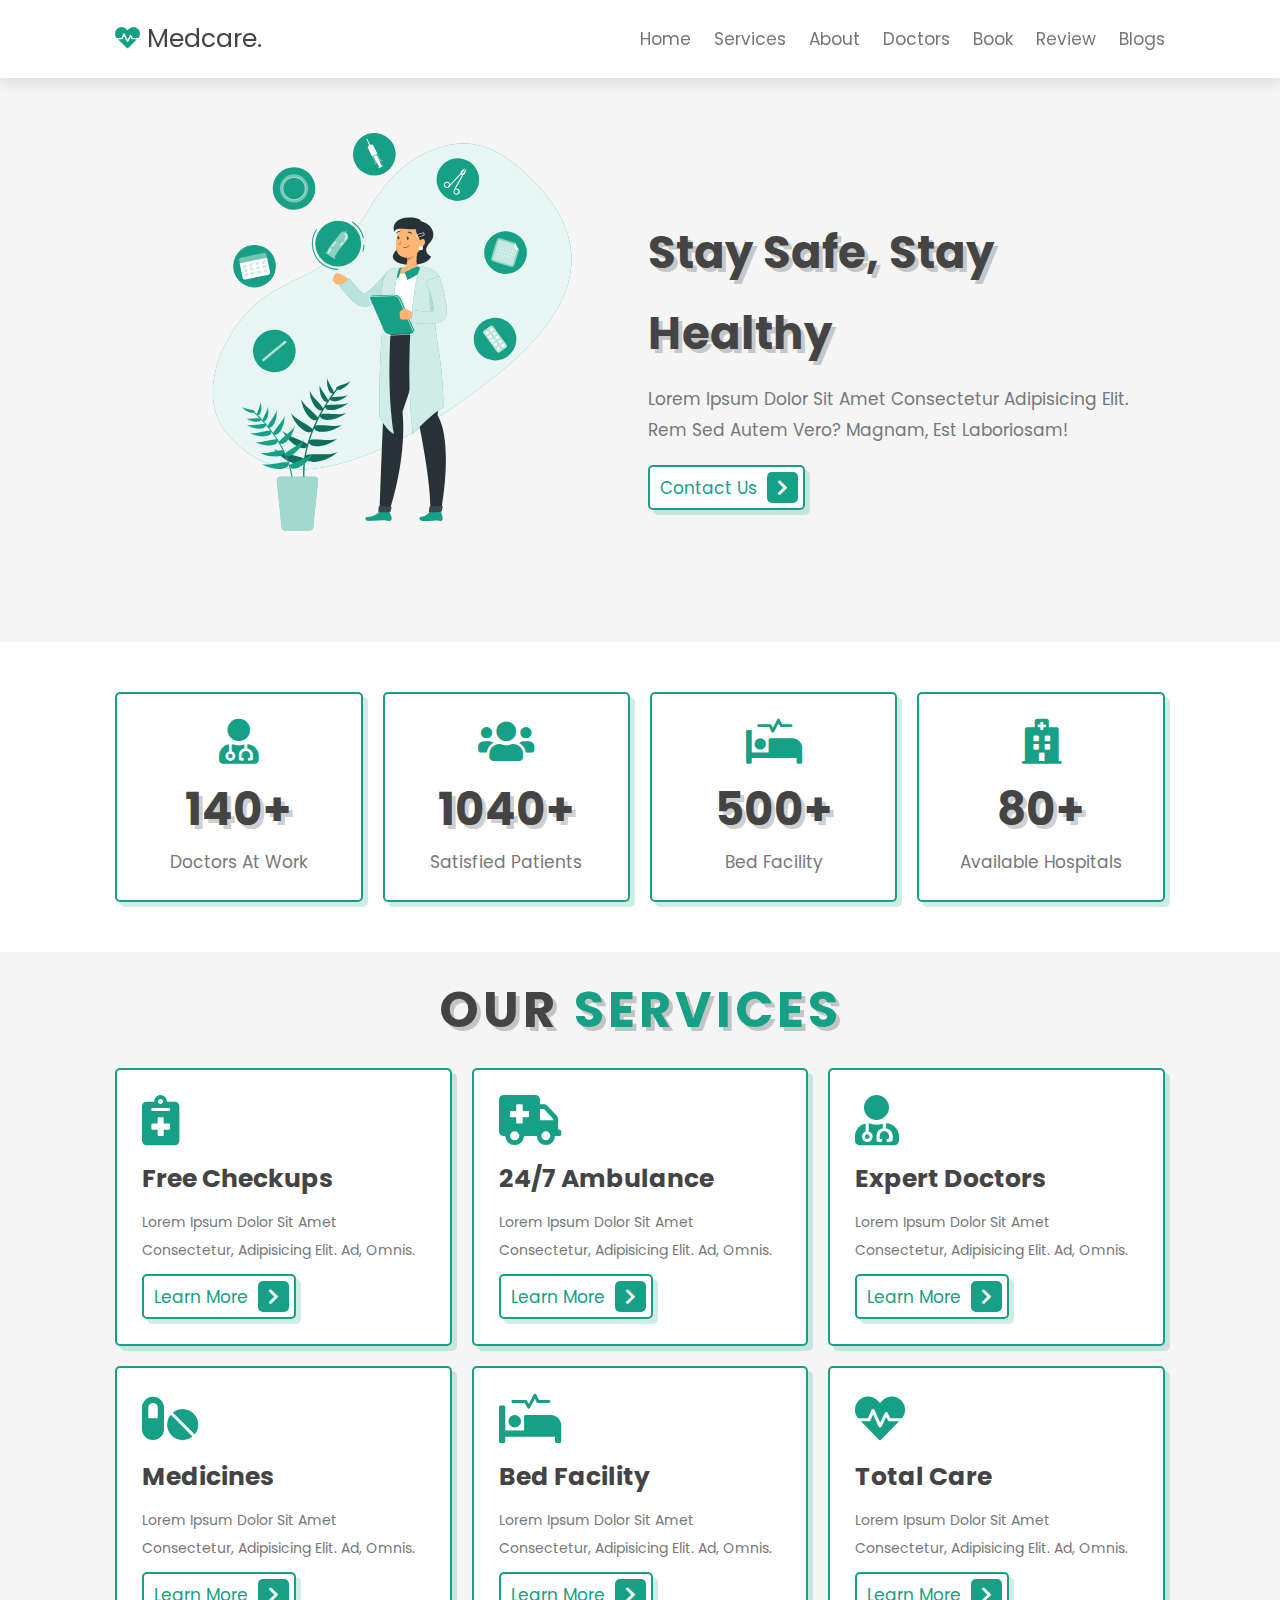
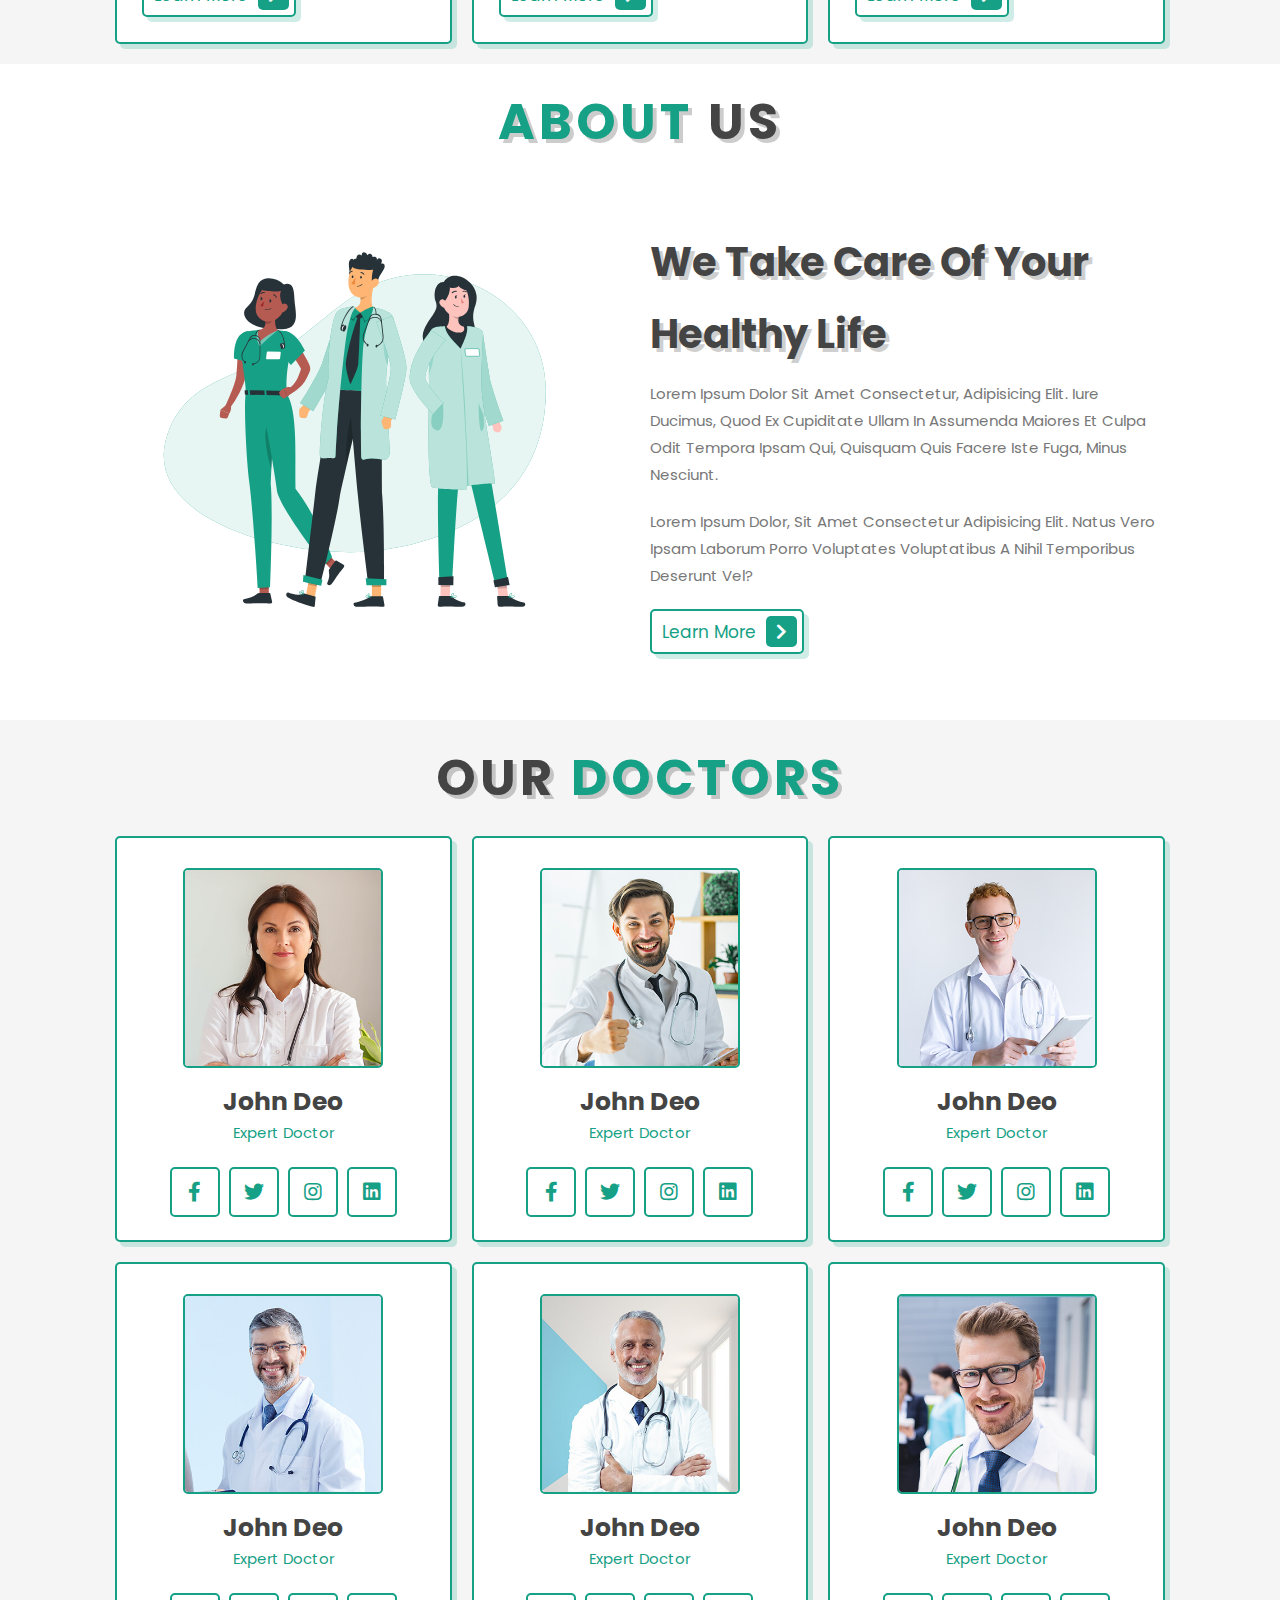
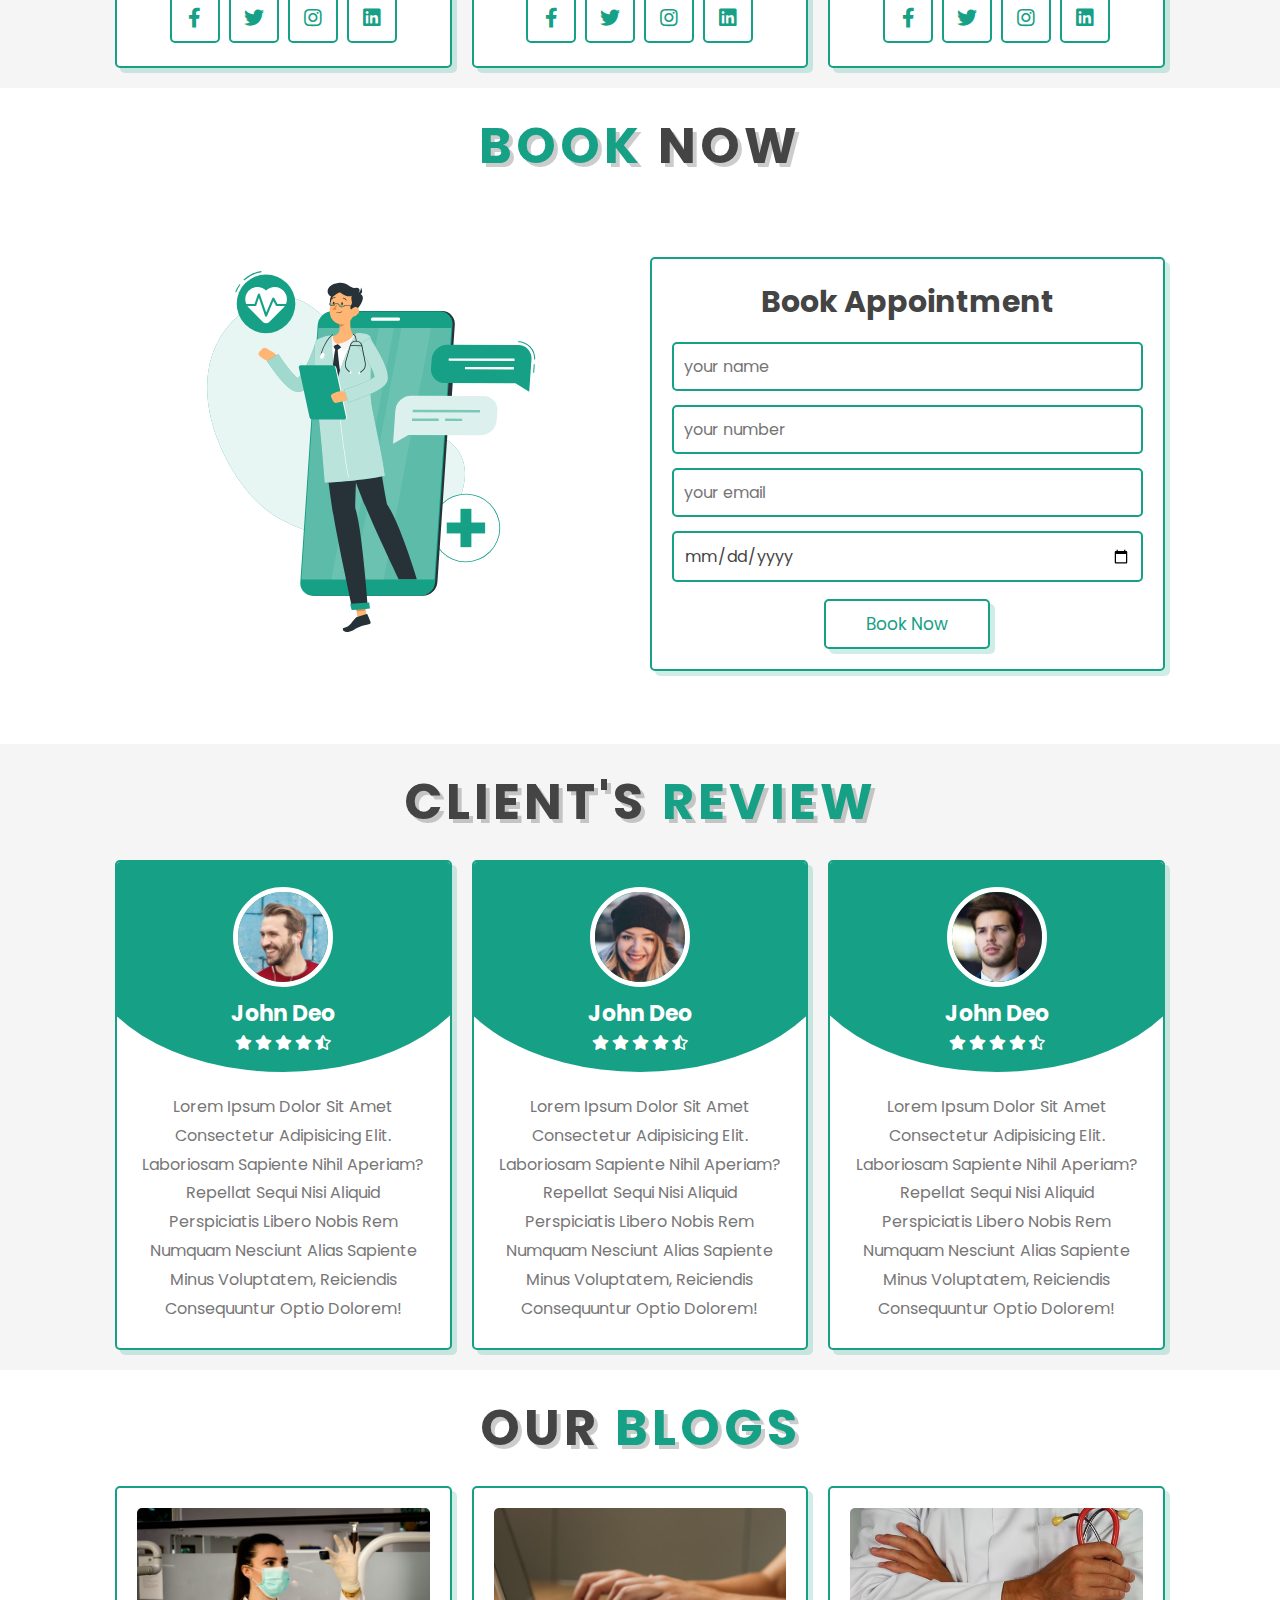
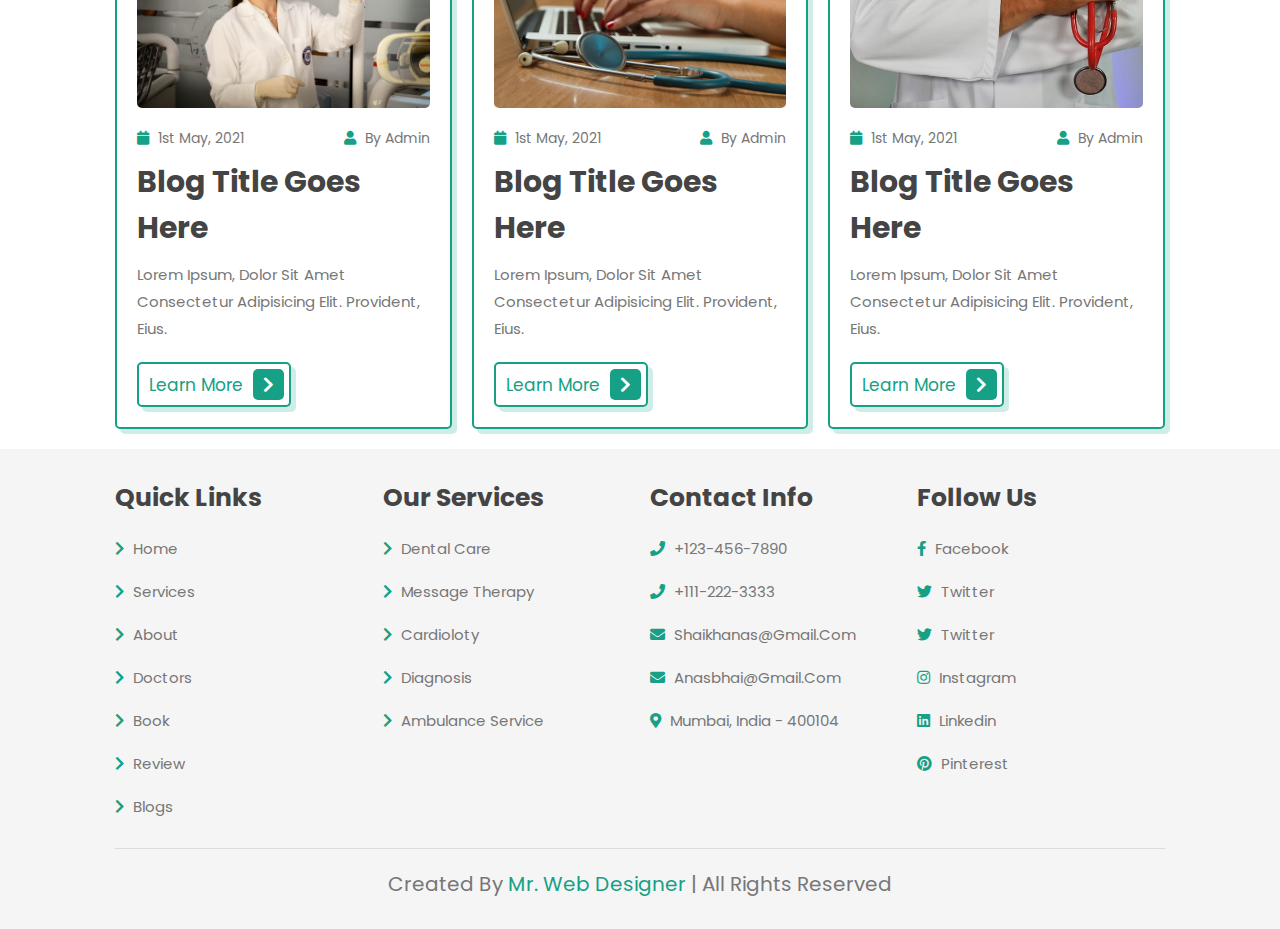
<file: index.html>
<!DOCTYPE html>
<html lang="en">
<head>
    <meta charset="UTF-8">
    <meta http-equiv="X-UA-Compatible" content="IE=edge">
    <meta name="viewport" content="width=device-width, initial-scale=1.0">
    <title>complete responsive hospital website design </title>

    <!-- font awesome cdn link  -->
    <link rel="stylesheet" href="https://cdnjs.cloudflare.com/ajax/libs/font-awesome/5.15.4/css/all.min.css">

    <!-- custom css file link  -->
    <link rel="stylesheet" href="css/style.css">

</head>
<body>
    
<!-- header section starts  -->

<header class="header">

    <a href="#" class="logo"> <i class="fas fa-heartbeat"></i> medcare. </a>

    <nav class="navbar">
        <a href="#home">home</a>
        <a href="#services">services</a>
        <a href="#about">about</a>
        <a href="#doctors">doctors</a>
        <a href="#book">book</a>
        <a href="#review">review</a>
        <a href="#blogs">blogs</a>
    </nav>

    <div id="menu-btn" class="fas fa-bars"></div>

</header>

<!-- header section ends -->

<!-- home section starts  -->

<section class="home" id="home">

    <div class="image">
        <img src="image/home-img.svg" alt="">
    </div>

    <div class="content">
        <h3>stay safe, stay healthy</h3>
        <p>Lorem ipsum dolor sit amet consectetur adipisicing elit. Rem sed autem vero? Magnam, est laboriosam!</p>
        <a href="#" class="btn"> contact us <span class="fas fa-chevron-right"></span> </a>
    </div>

</section>

<!-- home section ends -->

<!-- icons section starts  -->

<section class="icons-container">

    <div class="icons">
        <i class="fas fa-user-md"></i>
        <h3>140+</h3>
        <p>doctors at work</p>
    </div>

    <div class="icons">
        <i class="fas fa-users"></i>
        <h3>1040+</h3>
        <p>satisfied patients</p>
    </div>

    <div class="icons">
        <i class="fas fa-procedures"></i>
        <h3>500+</h3>
        <p>bed facility</p>
    </div>

    <div class="icons">
        <i class="fas fa-hospital"></i>
        <h3>80+</h3>
        <p>available hospitals</p>
    </div>

</section>

<!-- icons section ends -->

<!-- services section starts  -->

<section class="services" id="services">

    <h1 class="heading"> our <span>services</span> </h1>

    <div class="box-container">

        <div class="box">
            <i class="fas fa-notes-medical"></i>
            <h3>free checkups</h3>
            <p>Lorem ipsum dolor sit amet consectetur, adipisicing elit. Ad, omnis.</p>
            <a href="#" class="btn"> learn more <span class="fas fa-chevron-right"></span> </a>
        </div>

        <div class="box">
            <i class="fas fa-ambulance"></i>
            <h3>24/7 ambulance</h3>
            <p>Lorem ipsum dolor sit amet consectetur, adipisicing elit. Ad, omnis.</p>
            <a href="#" class="btn"> learn more <span class="fas fa-chevron-right"></span> </a>
        </div>

        <div class="box">
            <i class="fas fa-user-md"></i>
            <h3>expert doctors</h3>
            <p>Lorem ipsum dolor sit amet consectetur, adipisicing elit. Ad, omnis.</p>
            <a href="#" class="btn"> learn more <span class="fas fa-chevron-right"></span> </a>
        </div>

        <div class="box">
            <i class="fas fa-pills"></i>
            <h3>medicines</h3>
            <p>Lorem ipsum dolor sit amet consectetur, adipisicing elit. Ad, omnis.</p>
            <a href="#" class="btn"> learn more <span class="fas fa-chevron-right"></span> </a>
        </div>

        <div class="box">
            <i class="fas fa-procedures"></i>
            <h3>bed facility</h3>
            <p>Lorem ipsum dolor sit amet consectetur, adipisicing elit. Ad, omnis.</p>
            <a href="#" class="btn"> learn more <span class="fas fa-chevron-right"></span> </a>
        </div>

        <div class="box">
            <i class="fas fa-heartbeat"></i>
            <h3>total care</h3>
            <p>Lorem ipsum dolor sit amet consectetur, adipisicing elit. Ad, omnis.</p>
            <a href="#" class="btn"> learn more <span class="fas fa-chevron-right"></span> </a>
        </div>

    </div>

</section>

<!-- services section ends -->

<!-- about section starts  -->

<section class="about" id="about">

    <h1 class="heading"> <span>about</span> us </h1>

    <div class="row">

        <div class="image">
            <img src="image/about-img.svg" alt="">
        </div>

        <div class="content">
            <h3>we take care of your healthy life</h3>
            <p>Lorem ipsum dolor sit amet consectetur, adipisicing elit. Iure ducimus, quod ex cupiditate ullam in assumenda maiores et culpa odit tempora ipsam qui, quisquam quis facere iste fuga, minus nesciunt.</p>
            <p>Lorem ipsum dolor, sit amet consectetur adipisicing elit. Natus vero ipsam laborum porro voluptates voluptatibus a nihil temporibus deserunt vel?</p>
            <a href="#" class="btn"> learn more <span class="fas fa-chevron-right"></span> </a>
        </div>

    </div>

</section>

<!-- about section ends -->

<!-- doctors section starts  -->

<section class="doctors" id="doctors">

    <h1 class="heading"> our <span>doctors</span> </h1>

    <div class="box-container">

        <div class="box">
            <img src="image/doc-1.jpg" alt="">
            <h3>john deo</h3>
            <span>expert doctor</span>
            <div class="share">
                <a href="#" class="fab fa-facebook-f"></a>
                <a href="#" class="fab fa-twitter"></a>
                <a href="#" class="fab fa-instagram"></a>
                <a href="#" class="fab fa-linkedin"></a>
            </div>
        </div>

        <div class="box">
            <img src="image/doc-2.jpg" alt="">
            <h3>john deo</h3>
            <span>expert doctor</span>
            <div class="share">
                <a href="#" class="fab fa-facebook-f"></a>
                <a href="#" class="fab fa-twitter"></a>
                <a href="#" class="fab fa-instagram"></a>
                <a href="#" class="fab fa-linkedin"></a>
            </div>
        </div>

        <div class="box">
            <img src="image/doc-3.jpg" alt="">
            <h3>john deo</h3>
            <span>expert doctor</span>
            <div class="share">
                <a href="#" class="fab fa-facebook-f"></a>
                <a href="#" class="fab fa-twitter"></a>
                <a href="#" class="fab fa-instagram"></a>
                <a href="#" class="fab fa-linkedin"></a>
            </div>
        </div>

        <div class="box">
            <img src="image/doc-4.jpg" alt="">
            <h3>john deo</h3>
            <span>expert doctor</span>
            <div class="share">
                <a href="#" class="fab fa-facebook-f"></a>
                <a href="#" class="fab fa-twitter"></a>
                <a href="#" class="fab fa-instagram"></a>
                <a href="#" class="fab fa-linkedin"></a>
            </div>
        </div>

        <div class="box">
            <img src="image/doc-5.jpg" alt="">
            <h3>john deo</h3>
            <span>expert doctor</span>
            <div class="share">
                <a href="#" class="fab fa-facebook-f"></a>
                <a href="#" class="fab fa-twitter"></a>
                <a href="#" class="fab fa-instagram"></a>
                <a href="#" class="fab fa-linkedin"></a>
            </div>
        </div>

        <div class="box">
            <img src="image/doc-6.jpg" alt="">
            <h3>john deo</h3>
            <span>expert doctor</span>
            <div class="share">
                <a href="#" class="fab fa-facebook-f"></a>
                <a href="#" class="fab fa-twitter"></a>
                <a href="#" class="fab fa-instagram"></a>
                <a href="#" class="fab fa-linkedin"></a>
            </div>
        </div>

    </div>

</section>

<!-- doctors section ends -->

<!-- booking section starts   -->

<section class="book" id="book">

    <h1 class="heading"> <span>book</span> now </h1>    

    <div class="row">

        <div class="image">
            <img src="image/book-img.svg" alt="">
        </div>

        <form action="">
            <h3>book appointment</h3>
            <input type="text" placeholder="your name" class="box">
            <input type="number" placeholder="your number" class="box">
            <input type="email" placeholder="your email" class="box">
            <input type="date" class="box">
            <input type="submit" value="book now" class="btn">
        </form>

    </div>

</section>

<!-- booking section ends -->

<!-- review section starts  -->

<section class="review" id="review">
    
    <h1 class="heading"> client's <span>review</span> </h1>

    <div class="box-container">

        <div class="box">
            <img src="image/pic-1.png" alt="">
            <h3>john deo</h3>
            <div class="stars">
                <i class="fas fa-star"></i>
                <i class="fas fa-star"></i>
                <i class="fas fa-star"></i>
                <i class="fas fa-star"></i>
                <i class="fas fa-star-half-alt"></i>
            </div>
            <p class="text">Lorem ipsum dolor sit amet consectetur adipisicing elit. Laboriosam sapiente nihil aperiam? Repellat sequi nisi aliquid perspiciatis libero nobis rem numquam nesciunt alias sapiente minus voluptatem, reiciendis consequuntur optio dolorem!</p>
        </div>

        <div class="box">
            <img src="image/pic-2.png" alt="">
            <h3>john deo</h3>
            <div class="stars">
                <i class="fas fa-star"></i>
                <i class="fas fa-star"></i>
                <i class="fas fa-star"></i>
                <i class="fas fa-star"></i>
                <i class="fas fa-star-half-alt"></i>
            </div>
            <p class="text">Lorem ipsum dolor sit amet consectetur adipisicing elit. Laboriosam sapiente nihil aperiam? Repellat sequi nisi aliquid perspiciatis libero nobis rem numquam nesciunt alias sapiente minus voluptatem, reiciendis consequuntur optio dolorem!</p>
        </div>

        <div class="box">
            <img src="image/pic-3.png" alt="">
            <h3>john deo</h3>
            <div class="stars">
                <i class="fas fa-star"></i>
                <i class="fas fa-star"></i>
                <i class="fas fa-star"></i>
                <i class="fas fa-star"></i>
                <i class="fas fa-star-half-alt"></i>
            </div>
            <p class="text">Lorem ipsum dolor sit amet consectetur adipisicing elit. Laboriosam sapiente nihil aperiam? Repellat sequi nisi aliquid perspiciatis libero nobis rem numquam nesciunt alias sapiente minus voluptatem, reiciendis consequuntur optio dolorem!</p>
        </div>

    </div>

</section>

<!-- review section ends -->

<!-- blogs section starts  -->

<section class="blogs" id="blogs">

    <h1 class="heading"> our <span>blogs</span> </h1>

    <div class="box-container">

        <div class="box">
            <div class="image">
                <img src="image/blog-1.jpg" alt="">
            </div>
            <div class="content">
                <div class="icon">
                    <a href="#"> <i class="fas fa-calendar"></i> 1st may, 2021 </a>
                    <a href="#"> <i class="fas fa-user"></i> by admin </a>
                </div>
                <h3>blog title goes here</h3>
                <p>Lorem ipsum, dolor sit amet consectetur adipisicing elit. Provident, eius.</p>
                <a href="#" class="btn"> learn more <span class="fas fa-chevron-right"></span> </a>
            </div>
        </div>

        <div class="box">
            <div class="image">
                <img src="image/blog-2.jpg" alt="">
            </div>
            <div class="content">
                <div class="icon">
                    <a href="#"> <i class="fas fa-calendar"></i> 1st may, 2021 </a>
                    <a href="#"> <i class="fas fa-user"></i> by admin </a>
                </div>
                <h3>blog title goes here</h3>
                <p>Lorem ipsum, dolor sit amet consectetur adipisicing elit. Provident, eius.</p>
                <a href="#" class="btn"> learn more <span class="fas fa-chevron-right"></span> </a>
            </div>
        </div>

        <div class="box">
            <div class="image">
                <img src="image/blog-3.jpg" alt="">
            </div>
            <div class="content">
                <div class="icon">
                    <a href="#"> <i class="fas fa-calendar"></i> 1st may, 2021 </a>
                    <a href="#"> <i class="fas fa-user"></i> by admin </a>
                </div>
                <h3>blog title goes here</h3>
                <p>Lorem ipsum, dolor sit amet consectetur adipisicing elit. Provident, eius.</p>
                <a href="#" class="btn"> learn more <span class="fas fa-chevron-right"></span> </a>
            </div>
        </div>

    </div>

</section>

<!-- blogs section ends -->

<!-- footer section starts  -->

<section class="footer">

    <div class="box-container">

        <div class="box">
            <h3>quick links</h3>
            <a href="#"> <i class="fas fa-chevron-right"></i> home </a>
            <a href="#"> <i class="fas fa-chevron-right"></i> services </a>
            <a href="#"> <i class="fas fa-chevron-right"></i> about </a>
            <a href="#"> <i class="fas fa-chevron-right"></i> doctors </a>
            <a href="#"> <i class="fas fa-chevron-right"></i> book </a>
            <a href="#"> <i class="fas fa-chevron-right"></i> review </a>
            <a href="#"> <i class="fas fa-chevron-right"></i> blogs </a>
        </div>

        <div class="box">
            <h3>our services</h3>
            <a href="#"> <i class="fas fa-chevron-right"></i> dental care </a>
            <a href="#"> <i class="fas fa-chevron-right"></i> message therapy </a>
            <a href="#"> <i class="fas fa-chevron-right"></i> cardioloty </a>
            <a href="#"> <i class="fas fa-chevron-right"></i> diagnosis </a>
            <a href="#"> <i class="fas fa-chevron-right"></i> ambulance service </a>
        </div>

        <div class="box">
            <h3>contact info</h3>
            <a href="#"> <i class="fas fa-phone"></i> +123-456-7890 </a>
            <a href="#"> <i class="fas fa-phone"></i> +111-222-3333 </a>
            <a href="#"> <i class="fas fa-envelope"></i> shaikhanas@gmail.com </a>
            <a href="#"> <i class="fas fa-envelope"></i> anasbhai@gmail.com </a>
            <a href="#"> <i class="fas fa-map-marker-alt"></i> mumbai, india - 400104 </a>
        </div>

        <div class="box">
            <h3>follow us</h3>
            <a href="#"> <i class="fab fa-facebook-f"></i> facebook </a>
            <a href="#"> <i class="fab fa-twitter"></i> twitter </a>
            <a href="#"> <i class="fab fa-twitter"></i> twitter </a>
            <a href="#"> <i class="fab fa-instagram"></i> instagram </a>
            <a href="#"> <i class="fab fa-linkedin"></i> linkedin </a>
            <a href="#"> <i class="fab fa-pinterest"></i> pinterest </a>
        </div>

    </div>

    <div class="credit"> created by <span>mr. web designer</span> | all rights reserved </div>

</section>

<!-- footer section ends -->


















<!-- custom js file link  -->
<script src="js/script.js"></script>

</body>
</html>
</file>
<file: css/style.css>
@import url('https://fonts.googleapis.com/css2?family=Poppins:wght@100;200;300;400;500;600;700&display=swap');

:root{
    --green:#16a085;
    --black:#444;
    --light-color:#777;
    --box-shadow:.5rem .5rem 0 rgba(22, 160, 133, .2);
    --text-shadow:.4rem .4rem 0 rgba(0, 0, 0, .2);
    --border:.2rem solid var(--green);
}

*{
    font-family: 'Poppins', sans-serif;
    margin:0; padding: 0;
    box-sizing: border-box;
    outline: none; border: none;
    text-transform: capitalize;
    transition: all .2s ease-out;
    text-decoration: none;
}

html{
    font-size: 62.5%;
    overflow-x: hidden;
    scroll-padding-top: 7rem;
    scroll-behavior: smooth;
}

section{
    padding:2rem 9%;
}

section:nth-child(even){
    background: #f5f5f5;
}

.heading{
    text-align: center;
    padding-bottom: 2rem;
    text-shadow: var(--text-shadow);
    text-transform: uppercase;
    color:var(--black);
    font-size: 5rem;
    letter-spacing: .4rem;
}

.heading span{
    text-transform: uppercase;
    color:var(--green);
}

.btn{
    display: inline-block;
    margin-top: 1rem;
    padding: .5rem;
    padding-left: 1rem;
    border:var(--border);
    border-radius: .5rem;
    box-shadow: var(--box-shadow);
    color:var(--green);
    cursor: pointer;
    font-size: 1.7rem;
    background: #fff;
}

.btn span{
    padding:.7rem 1rem;
    border-radius: .5rem;
    background: var(--green);
    color:#fff;
    margin-left: .5rem;
}

.btn:hover{
    background: var(--green);
    color:#fff;
}

.btn:hover span{
    color: var(--green);
    background:#fff;
    margin-left: 1rem;
}

.header{
    padding:2rem 9%;
    position: fixed;
    top:0; left: 0; right: 0;
    z-index: 1000;
    box-shadow: 0 .5rem 1.5rem rgba(0, 0, 0, .1);
    display: flex;
    align-items: center;
    justify-content: space-between;
    background: #fff;
}

.header .logo{
    font-size: 2.5rem;
    color: var(--black);
}

.header .logo i{
    color: var(--green);
}

.header .navbar a{
    font-size: 1.7rem;
    color: var(--light-color);
    margin-left: 2rem;
}

.header .navbar a:hover{
    color: var(--green);
}

#menu-btn{
    font-size: 2.5rem;
    border-radius: .5rem;
    background: #eee;
    color:var(--green);
    padding: 1rem 1.5rem;
    cursor: pointer;
    display: none;
}

.home{
    display: flex;
    align-items: center;
    flex-wrap: wrap;
    gap:1.5rem;
    padding-top: 10rem;
}

.home .image{
    flex:1 1 45rem;
}

.home .image img{
    width: 100%;
}

.home .content{
    flex:1 1 45rem;
}

.home .content h3{
    font-size: 4.5rem;
    color:var(--black);
    line-height: 1.8;
    text-shadow: var(--text-shadow);
}

.home .content p{
    font-size: 1.7rem;
    color:var(--light-color);
    line-height: 1.8;
    padding: 1rem 0;
}

.icons-container{
    display: grid;
    gap:2rem;
    grid-template-columns: repeat(auto-fit, minmax(20rem, 1fr));
    padding-top: 5rem;
    padding-bottom: 5rem;
}

.icons-container .icons{
    border:var(--border);
    box-shadow: var(--box-shadow);
    border-radius: .5rem;
    text-align: center;
    padding: 2.5rem;
}

.icons-container .icons i{
    font-size: 4.5rem;
    color:var(--green);
    padding-bottom: .7rem;
}

.icons-container .icons h3{
    font-size: 4.5rem;
    color:var(--black);
    padding: .5rem 0;
    text-shadow: var(--text-shadow);
}

.icons-container .icons p{
    font-size: 1.7rem;
    color:var(--light-color);
}

.services .box-container{
    display: grid;
    grid-template-columns: repeat(auto-fit, minmax(27rem, 1fr));
    gap:2rem;
}

.services .box-container .box{
    background:#fff;
    border-radius: .5rem;
    box-shadow: var(--box-shadow);
    border:var(--border);
    padding: 2.5rem;
}

.services .box-container .box i{
    color: var(--green);
    font-size: 5rem;
    padding-bottom: .5rem;
}

.services .box-container .box h3{
    color: var(--black);
    font-size: 2.5rem;
    padding:1rem 0;
}

.services .box-container .box p{
    color: var(--light-color);
    font-size: 1.4rem;
    line-height: 2;
}

.about .row{
    display: flex;
    align-items: center;
    flex-wrap: wrap;
    gap:2rem;
}

.about .row .image{
    flex:1 1 45rem;
}

.about .row .image img{
    width: 100%;
}

.about .row .content{
    flex:1 1 45rem;
}

.about .row .content h3{
    color: var(--black);
    text-shadow: var(--text-shadow);
    font-size: 4rem;
    line-height: 1.8;
}

.about .row .content p{
    color: var(--light-color);
    padding:1rem 0;
    font-size: 1.5rem;
    line-height: 1.8;
}

.doctors .box-container{
    display: grid;
    grid-template-columns: repeat(auto-fit, minmax(30rem, 1fr));
    gap:2rem;
}

.doctors .box-container .box{
    text-align: center;
    background:#fff;
    border-radius: .5rem;
    border:var(--border);
    box-shadow: var(--box-shadow);
    padding:2rem;
}

.doctors .box-container .box img{
    height: 20rem;
    border:var(--border);
    border-radius: .5rem;
    margin-top: 1rem;
    margin-bottom: 1rem;
}

.doctors .box-container .box h3{
    color:var(--black);
    font-size: 2.5rem;
}

.doctors .box-container .box span{
    color:var(--green);
    font-size: 1.5rem;
}

.doctors .box-container .box .share{
    padding-top: 2rem;
}

.doctors .box-container .box .share a{
    height: 5rem;
    width: 5rem;
    line-height: 4.5rem;
    font-size: 2rem;
    color:var(--green);
    border-radius: .5rem;
    border:var(--border);
    margin:.3rem;
}

.doctors .box-container .box .share a:hover{
    background:var(--green);
    color:#fff;
    box-shadow: var(--box-shadow);
}

.book .row{
    display: flex;
    align-items: center;
    flex-wrap: wrap;
    gap:2rem;
}
 
.book .row .image{
    flex:1 1 45rem;
}

.book .row .image img{
    width: 100%;
}

.book .row form{
    flex:1 1 45rem;
    background: #fff;
    border:var(--border);
    box-shadow: var(--box-shadow);
    text-align: center;
    padding: 2rem;
    border-radius: .5rem;
}

.book .row form h3{
    color:var(--black);
    padding-bottom: 1rem;
    font-size: 3rem;
}

.book .row form .box{
    width: 100%;
    margin:.7rem 0;
    border-radius: .5rem;
    border:var(--border);
    font-size: 1.6rem;
    color: var(--black);
    text-transform: none;
    padding: 1rem;
}

.book .row form .btn{
    padding:1rem 4rem;
}

.review .box-container{
    display: grid;
    grid-template-columns: repeat(auto-fit, minmax(27rem, 1fr));
    gap:2rem;
}

.review .box-container .box{
    border:var(--border);
    box-shadow: var(--box-shadow);
    border-radius: .5rem;
    padding:2.5rem;
    background: #fff;
    text-align: center;
    position: relative;
    overflow: hidden;
    z-index: 0;
}

.review .box-container .box img{
    height: 10rem;
    width: 10rem;
    border-radius: 50%;
    object-fit: cover;
    border:.5rem solid #fff;
}

.review .box-container .box h3{
    color:#fff;
    font-size: 2.2rem;
    padding:.5rem 0;
}

.review .box-container .box .stars i{
    color:#fff;
    font-size: 1.5rem;
}

.review .box-container .box .text{
    color:var(--light-color);
    line-height: 1.8;
    font-size: 1.6rem;
    padding-top: 4rem;
}

.review .box-container .box::before{
    content: '';
    position: absolute;
    top:-4rem; left: 50%;
    transform:translateX(-50%);
    background:var(--green);
    border-bottom-left-radius: 50%;
    border-bottom-right-radius: 50%;
    height: 25rem;
    width: 120%;
    z-index: -1;
}

.blogs .box-container{
    display: grid;
    grid-template-columns: repeat(auto-fit, minmax(30rem, 1fr));
    gap:2rem;
}

.blogs .box-container .box{
    border:var(--border);
    box-shadow: var(--box-shadow);
    border-radius: .5rem;
    padding: 2rem;
}

.blogs .box-container .box .image{
    height: 20rem;
    overflow:hidden;
    border-radius: .5rem;
}

.blogs .box-container .box .image img{
    height: 100%;
    width: 100%;
    object-fit: cover;
}

.blogs .box-container .box:hover .image img{
    transform:scale(1.2);
}

.blogs .box-container .box .content{
    padding-top: 1rem;
}

.blogs .box-container .box .content .icon{
    padding: 1rem 0;
    display: flex;
    align-items: center;
    justify-content: space-between;
}

.blogs .box-container .box .content .icon a{
    font-size: 1.4rem;
    color: var(--light-color);
}

.blogs .box-container .box .content .icon a:hover{
    color:var(--green);
}

.blogs .box-container .box .content .icon a i{
    padding-right: .5rem;
    color: var(--green);
}

.blogs .box-container .box .content h3{
    color:var(--black);
    font-size: 3rem;
}

.blogs .box-container .box .content p{
    color:var(--light-color);
    font-size: 1.5rem;
    line-height: 1.8;
    padding:1rem 0;
}

.footer .box-container{
    display: grid;
    grid-template-columns: repeat(auto-fit, minmax(22rem, 1fr));
    gap:2rem;
}

.footer .box-container .box h3{
    font-size: 2.5rem;
    color:var(--black);
    padding: 1rem 0;
}

.footer .box-container .box a{
    display: block;
    font-size: 1.5rem;
    color:var(--light-color);
    padding: 1rem 0;
}

.footer .box-container .box a i{
    padding-right: .5rem;
    color:var(--green);
}

.footer .box-container .box a:hover i{
    padding-right:2rem;
}

.footer .credit{
    padding: 1rem;
    padding-top: 2rem;
    margin-top: 2rem;
    text-align: center;
    font-size: 2rem;
    color:var(--light-color);
    border-top: .1rem solid rgba(0, 0, 0, .1);
}

.footer .credit span{
    color:var(--green);
}









/* media queries  */
@media (max-width:991px){

    html{
        font-size: 55%;
    }

    .header{
        padding: 2rem;
    }

    section{
        padding:2rem;
    }

}

@media (max-width:768px){

    #menu-btn{
        display: initial;
    }

    .header .navbar{
        position: absolute;
        top:115%; right: 2rem;
        border-radius: .5rem;
        box-shadow: var(--box-shadow);
        width: 30rem;
        border: var(--border);
        background: #fff;
        transform: scale(0);
        opacity: 0;
        transform-origin: top right;
        transition: none;
    }

    .header .navbar.active{
        transform: scale(1);
        opacity: 1;
        transition: .2s ease-out;
    }

    .header .navbar a{
        font-size: 2rem;
        display: block;
        margin:2.5rem;
    }

}

@media (max-width:450px){

    html{
        font-size: 50%;
    }

}
</file>
